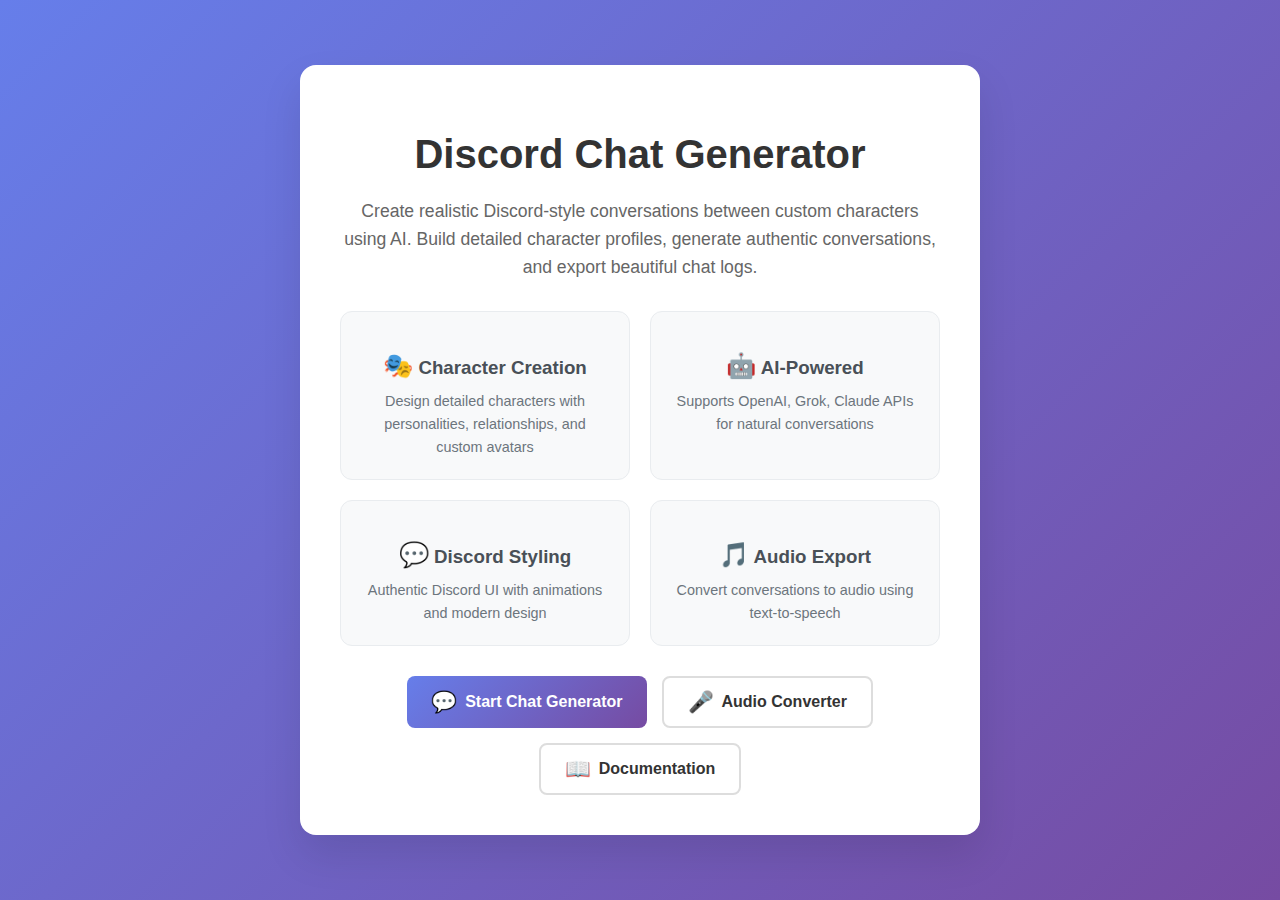
<file: Chat Generator/main_index.html>
<!DOCTYPE html>
<html lang="en">
<head>
    <meta charset="UTF-8">
    <meta name="viewport" content="width=device-width, initial-scale=1.0">
    <title>Discord Chat Generator</title>
    <style>
        body {
            font-family: -apple-system, BlinkMacSystemFont, 'Segoe UI', sans-serif;
            background: linear-gradient(135deg, #667eea 0%, #764ba2 100%);
            margin: 0;
            padding: 0;
            min-height: 100vh;
            display: flex;
            align-items: center;
            justify-content: center;
        }
        .container {
            background: white;
            border-radius: 16px;
            box-shadow: 0 20px 40px rgba(0,0,0,0.1);
            padding: 40px;
            text-align: center;
            max-width: 600px;
            width: 90%;
        }
        h1 {
            color: #333;
            margin-bottom: 20px;
            font-size: 2.5em;
        }
        p {
            color: #666;
            font-size: 1.1em;
            line-height: 1.6;
            margin-bottom: 30px;
        }
        .features {
            display: grid;
            grid-template-columns: repeat(auto-fit, minmax(250px, 1fr));
            gap: 20px;
            margin: 30px 0;
        }
        .feature {
            padding: 20px;
            background: #f8f9fa;
            border-radius: 12px;
            border: 1px solid #e9ecef;
        }
        .feature h3 {
            color: #495057;
            margin-bottom: 10px;
        }
        .feature p {
            color: #6c757d;
            font-size: 0.9em;
            margin: 0;
        }
        .buttons {
            display: flex;
            gap: 15px;
            justify-content: center;
            flex-wrap: wrap;
            margin-top: 30px;
        }
        .btn {
            padding: 12px 24px;
            border: none;
            border-radius: 8px;
            font-size: 16px;
            font-weight: 600;
            text-decoration: none;
            cursor: pointer;
            transition: all 0.3s ease;
            display: inline-flex;
            align-items: center;
            gap: 8px;
        }
        .btn-primary {
            background: linear-gradient(135deg, #667eea 0%, #764ba2 100%);
            color: white;
        }
        .btn-secondary {
            background: white;
            color: #333;
            border: 2px solid #ddd;
        }
        .btn:hover {
            transform: translateY(-2px);
            box-shadow: 0 4px 12px rgba(0,0,0,0.15);
        }
        .emoji {
            font-size: 1.3em;
        }
    </style>
</head>
<body>
    <div class="container">
        <h1>Discord Chat Generator</h1>
        <p>Create realistic Discord-style conversations between custom characters using AI. Build detailed character profiles, generate authentic conversations, and export beautiful chat logs.</p>
        
        <div class="features">
            <div class="feature">
                <h3><span class="emoji">🎭</span> Character Creation</h3>
                <p>Design detailed characters with personalities, relationships, and custom avatars</p>
            </div>
            <div class="feature">
                <h3><span class="emoji">🤖</span> AI-Powered</h3>
                <p>Supports OpenAI, Grok, Claude APIs for natural conversations</p>
            </div>
            <div class="feature">
                <h3><span class="emoji">💬</span> Discord Styling</h3>
                <p>Authentic Discord UI with animations and modern design</p>
            </div>
            <div class="feature">
                <h3><span class="emoji">🎵</span> Audio Export</h3>
                <p>Convert conversations to audio using text-to-speech</p>
            </div>
        </div>
        
        <div class="buttons">
            <a href="src/chat_generator/index.html" class="btn btn-primary">
                <span class="emoji">💬</span>
                Start Chat Generator
            </a>
            <button onclick="launchAudioConverter()" class="btn btn-secondary">
                <span class="emoji">🎤</span>
                Audio Converter
            </button>
            <a href="docs/" class="btn btn-secondary">
                <span class="emoji">📖</span>
                Documentation
            </a>
        </div>
    </div>

    <script>
        async function launchAudioConverter() {
            const btn = event.target.closest('.btn');
            const originalText = btn.innerHTML;
            
            // Update button to show status
            btn.innerHTML = '<span class="emoji">⏳</span> Launching...';
            btn.disabled = true;
            
            try {
                // First, check if Streamlit is already running
                const response = await fetch('http://localhost:8501/healthz', {
                    mode: 'no-cors',
                    method: 'HEAD'
                }).catch(() => null);
                
                // If not running, try to start it
                if (!response) {
                    // Show instructions since we can't directly start Python from web
                    const proceed = confirm(
                        '🎤 Audio Converter Setup\n\n' +
                        'The audio converter needs to be started from your terminal.\n\n' +
                        'Steps:\n' +
                        '1. Open your terminal/command prompt\n' +
                        '2. Navigate to your project folder\n' +
                        '3. Run: cd src/audio_converter\n' +
                        '4. Run: streamlit run app.py\n\n' +
                        'Click OK to open the audio converter page\n' +
                        '(or Cancel to see terminal commands)'
                    );
                    
                    if (proceed) {
                        window.open('http://localhost:8501', '_blank');
                    } else {
                        // Show copy-able commands
                        showTerminalCommands();
                        return;
                    }
                } else {
                    // Already running, just open it
                    window.open('http://localhost:8501', '_blank');
                }
                
                // Reset button after a short delay
                setTimeout(() => {
                    btn.innerHTML = originalText;
                    btn.disabled = false;
                }, 2000);
                
            } catch (error) {
                console.error('Error launching audio converter:', error);
                alert('Error: Could not connect to audio converter. Please start it manually from terminal.');
                btn.innerHTML = originalText;
                btn.disabled = false;
            }
        }
        
        function showTerminalCommands() {
            // Create a modal-like overlay
            const modal = document.createElement('div');
            modal.style.cssText = `
                position: fixed; top: 0; left: 0; width: 100%; height: 100%;
                background: rgba(0,0,0,0.8); z-index: 1000;
                display: flex; align-items: center; justify-content: center;
            `;
            
            const content = document.createElement('div');
            content.style.cssText = `
                background: #2f3136; padding: 40px; border-radius: 16px;
                max-width: 600px; color: white; font-family: monospace;
            `;
            
            content.innerHTML = `
                <h2 style="margin-top: 0; color: #5865f2;">🎤 Audio Converter - Terminal Commands</h2>
                <p>Copy and paste these commands in your terminal:</p>
                <div style="background: #1e1e1e; padding: 20px; border-radius: 8px; margin: 20px 0; font-family: 'Courier New', monospace;">
                    <div style="color: #98c379;"># Navigate to audio converter</div>
                    <div style="color: #e5c07b;">cd src/audio_converter</div>
                    <br>
                    <div style="color: #98c379;"># Install dependencies (if not already installed)</div>
                    <div style="color: #e5c07b;">pip install streamlit requests beautifulsoup4</div>
                    <br>
                    <div style="color: #98c379;"># Start the audio converter</div>
                    <div style="color: #e5c07b;">streamlit run app.py</div>
                </div>
                <p>After running these commands, the audio converter will be available at 
                   <a href="http://localhost:8501" target="_blank" style="color: #5865f2;">http://localhost:8501</a>
                </p>
                <div style="text-align: center; margin-top: 30px;">
                    <button onclick="this.parentElement.parentElement.parentElement.remove()" 
                            style="background: #5865f2; color: white; border: none; padding: 12px 24px; 
                                   border-radius: 8px; cursor: pointer; font-size: 16px;">
                        Got it!
                    </button>
                </div>
            `;
            
            modal.appendChild(content);
            document.body.appendChild(modal);
            
            // Close on background click
            modal.addEventListener('click', (e) => {
                if (e.target === modal) {
                    modal.remove();
                }
            });
        }
    </script>
</body>
</html>
</file>
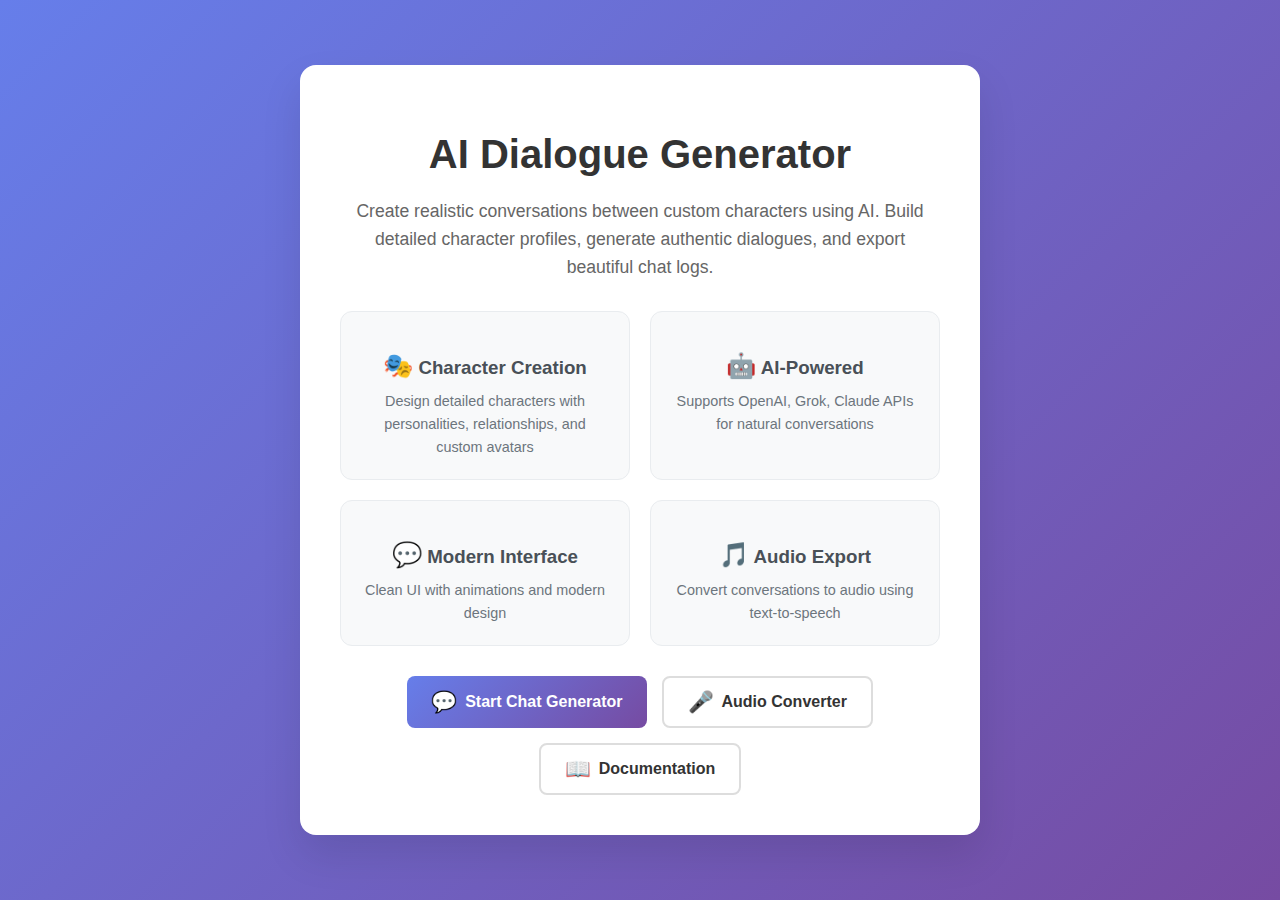
<file: Modular_(Outdated)/main_index.html>
<!DOCTYPE html>
<html lang="en">
<head>
    <meta charset="UTF-8">
    <meta name="viewport" content="width=device-width, initial-scale=1.0">
    <title>AI Dialogue Generator</title>
    <style>
        body {
            font-family: -apple-system, BlinkMacSystemFont, 'Segoe UI', sans-serif;
            background: linear-gradient(135deg, #667eea 0%, #764ba2 100%);
            margin: 0;
            padding: 0;
            min-height: 100vh;
            display: flex;
            align-items: center;
            justify-content: center;
        }
        .container {
            background: white;
            border-radius: 16px;
            box-shadow: 0 20px 40px rgba(0,0,0,0.1);
            padding: 40px;
            text-align: center;
            max-width: 600px;
            width: 90%;
        }
        h1 {
            color: #333;
            margin-bottom: 20px;
            font-size: 2.5em;
        }
        p {
            color: #666;
            font-size: 1.1em;
            line-height: 1.6;
            margin-bottom: 30px;
        }
        .features {
            display: grid;
            grid-template-columns: repeat(auto-fit, minmax(250px, 1fr));
            gap: 20px;
            margin: 30px 0;
        }
        .feature {
            padding: 20px;
            background: #f8f9fa;
            border-radius: 12px;
            border: 1px solid #e9ecef;
        }
        .feature h3 {
            color: #495057;
            margin-bottom: 10px;
        }
        .feature p {
            color: #6c757d;
            font-size: 0.9em;
            margin: 0;
        }
        .buttons {
            display: flex;
            gap: 15px;
            justify-content: center;
            flex-wrap: wrap;
            margin-top: 30px;
        }
        .btn {
            padding: 12px 24px;
            border: none;
            border-radius: 8px;
            font-size: 16px;
            font-weight: 600;
            text-decoration: none;
            cursor: pointer;
            transition: all 0.3s ease;
            display: inline-flex;
            align-items: center;
            gap: 8px;
        }
        .btn-primary {
            background: linear-gradient(135deg, #667eea 0%, #764ba2 100%);
            color: white;
        }
        .btn-secondary {
            background: white;
            color: #333;
            border: 2px solid #ddd;
        }
        .btn:hover {
            transform: translateY(-2px);
            box-shadow: 0 4px 12px rgba(0,0,0,0.15);
        }
        .emoji {
            font-size: 1.3em;
        }
    </style>
</head>
<body>
    <div class="container">
        <h1>AI Dialogue Generator</h1>
        <p>Create realistic conversations between custom characters using AI. Build detailed character profiles, generate authentic dialogues, and export beautiful chat logs.</p>
        
        <div class="features">
            <div class="feature">
                <h3><span class="emoji">🎭</span> Character Creation</h3>
                <p>Design detailed characters with personalities, relationships, and custom avatars</p>
            </div>
            <div class="feature">
                <h3><span class="emoji">🤖</span> AI-Powered</h3>
                <p>Supports OpenAI, Grok, Claude APIs for natural conversations</p>
            </div>
            <div class="feature">
                <h3><span class="emoji">💬</span> Modern Interface</h3>
                <p>Clean UI with animations and modern design</p>
            </div>
            <div class="feature">
                <h3><span class="emoji">🎵</span> Audio Export</h3>
                <p>Convert conversations to audio using text-to-speech</p>
            </div>
        </div>
        
        <div class="buttons">
            <a href="src/chat_generator/index.html" class="btn btn-primary">
                <span class="emoji">💬</span>
                Start Chat Generator
            </a>
            <button onclick="launchAudioConverter()" class="btn btn-secondary">
                <span class="emoji">🎤</span>
                Audio Converter
            </button>
            <a href="docs/" class="btn btn-secondary">
                <span class="emoji">📖</span>
                Documentation
            </a>
        </div>
    </div>

    <script>
        async function launchAudioConverter() {
            const btn = event.target.closest('.btn');
            // Store original content in a more secure way
            const originalContent = btn.cloneNode(true);
            
            // Update button to show status - safely
            btn.textContent = '';
            const loadingSpan = document.createElement('span');
            loadingSpan.className = 'emoji';
            loadingSpan.textContent = '⏳';
            btn.appendChild(loadingSpan);
            btn.appendChild(document.createTextNode(' Launching...'));
            btn.disabled = true;
            
            try {
                // First, check if Streamlit is already running
                const response = await fetch('http://localhost:8501/healthz', {
                    mode: 'no-cors',
                    method: 'HEAD'
                }).catch(() => null);
                
                // If not running, try to start it
                if (!response) {
                    // Show instructions since we can't directly start Python from web
                    const proceed = confirm(
                        '🎤 Audio Converter Setup\n\n' +
                        'The audio converter needs to be started from your terminal.\n\n' +
                        'Steps:\n' +
                        '1. Open your terminal/command prompt\n' +
                        '2. Navigate to your project folder\n' +
                        '3. Run: cd src/audio_converter\n' +
                        '4. Run: streamlit run app.py\n\n' +
                        'Click OK to open the audio converter page\n' +
                        '(or Cancel to see terminal commands)'
                    );
                    
                    if (proceed) {
                        window.open('http://localhost:8501', '_blank');
                    } else {
                        // Show copy-able commands
                        showTerminalCommands();
                        return;
                    }
                } else {
                    // Already running, just open it
                    window.open('http://localhost:8501', '_blank');
                }
                
                // Reset button after a short delay
                setTimeout(() => {
                    // Restore the original content safely
                    btn.textContent = '';
                    while (originalContent.firstChild) {
                        btn.appendChild(originalContent.firstChild.cloneNode(true));
                    }
                    btn.disabled = false;
                }, 2000);
                
            } catch (error) {
                console.error('Error launching audio converter:', error);
                alert('Error: Could not connect to audio converter. Please start it manually from terminal.');
                
                // Restore the original content safely
                btn.textContent = '';
                while (originalContent.firstChild) {
                    btn.appendChild(originalContent.firstChild.cloneNode(true));
                }
                btn.disabled = false;
            }
        }
        
        function showTerminalCommands() {
            // Create a modal-like overlay
            const modal = document.createElement('div');
            modal.style.cssText = `
                position: fixed; top: 0; left: 0; width: 100%; height: 100%;
                background: rgba(0,0,0,0.8); z-index: 1000;
                display: flex; align-items: center; justify-content: center;
            `;
            
            const content = document.createElement('div');
            content.style.cssText = `
                background: #2f3136; padding: 40px; border-radius: 16px;
                max-width: 600px; color: white; font-family: monospace;
            `;
            
            content.textContent = '';

            const title = document.createElement('h2');
            title.style.marginTop = '0';
            title.style.color = '#5865f2';
            title.textContent = '🎤 Audio Converter - Terminal Commands';
            content.appendChild(title);

            const intro = document.createElement('p');
            intro.textContent = 'Copy and paste these commands in your terminal:';
            content.appendChild(intro);

            const commandsDiv = document.createElement('div');
            commandsDiv.style.background = '#1e1e1e';
            commandsDiv.style.padding = '20px';
            commandsDiv.style.borderRadius = '8px';
            commandsDiv.style.margin = '20px 0';
            commandsDiv.style.fontFamily = "'Courier New', monospace";

            // First command
            const comment1 = document.createElement('div');
            comment1.style.color = '#98c379';
            comment1.textContent = '# Navigate to audio converter';
            commandsDiv.appendChild(comment1);

            const cmd1 = document.createElement('div');
            cmd1.style.color = '#e5c07b';
            cmd1.textContent = 'cd src/audio_converter';
            commandsDiv.appendChild(cmd1);

            commandsDiv.appendChild(document.createElement('br'));

            // Second command
            const comment2 = document.createElement('div');
            comment2.style.color = '#98c379';
            comment2.textContent = '# Install dependencies (if not already installed)';
            commandsDiv.appendChild(comment2);

            const cmd2 = document.createElement('div');
            cmd2.style.color = '#e5c07b';
            cmd2.textContent = 'pip install streamlit requests beautifulsoup4';
            commandsDiv.appendChild(cmd2);

            commandsDiv.appendChild(document.createElement('br'));

            // Third command
            const comment3 = document.createElement('div');
            comment3.style.color = '#98c379';
            comment3.textContent = '# Start the audio converter';
            commandsDiv.appendChild(comment3);

            const cmd3 = document.createElement('div');
            cmd3.style.color = '#e5c07b';
            cmd3.textContent = 'streamlit run app.py';
            commandsDiv.appendChild(cmd3);

            content.appendChild(commandsDiv);

            // Add the footer paragraph with link
            const footerP = document.createElement('p');
            footerP.textContent = 'After running these commands, the audio converter will be available at ';

            const link = document.createElement('a');
            link.href = 'http://localhost:8501';
            link.target = '_blank';
            link.style.color = '#5865f2';
            link.textContent = 'http://localhost:8501';

            footerP.appendChild(link);
            content.appendChild(footerP);

            // Add the button container
            const buttonContainer = document.createElement('div');
            buttonContainer.style.textAlign = 'center';
            buttonContainer.style.marginTop = '30px';

            const closeButton = document.createElement('button');
            closeButton.textContent = 'Got it!';
            closeButton.style.background = '#5865f2';
            closeButton.style.color = 'white';
            closeButton.style.border = 'none';
            closeButton.style.padding = '12px 24px';
            closeButton.style.borderRadius = '8px';
            closeButton.style.cursor = 'pointer';
            closeButton.style.fontSize = '16px';
            closeButton.onclick = function() {
                modal.remove();
            };

            buttonContainer.appendChild(closeButton);
            content.appendChild(buttonContainer);

            modal.appendChild(content);
            document.body.appendChild(modal);
            
            // Close on background click
            modal.addEventListener('click', (e) => {
                if (e.target === modal) {
                    modal.remove();
                }
            });
        }
    </script>
</body>
</html>
</file>
